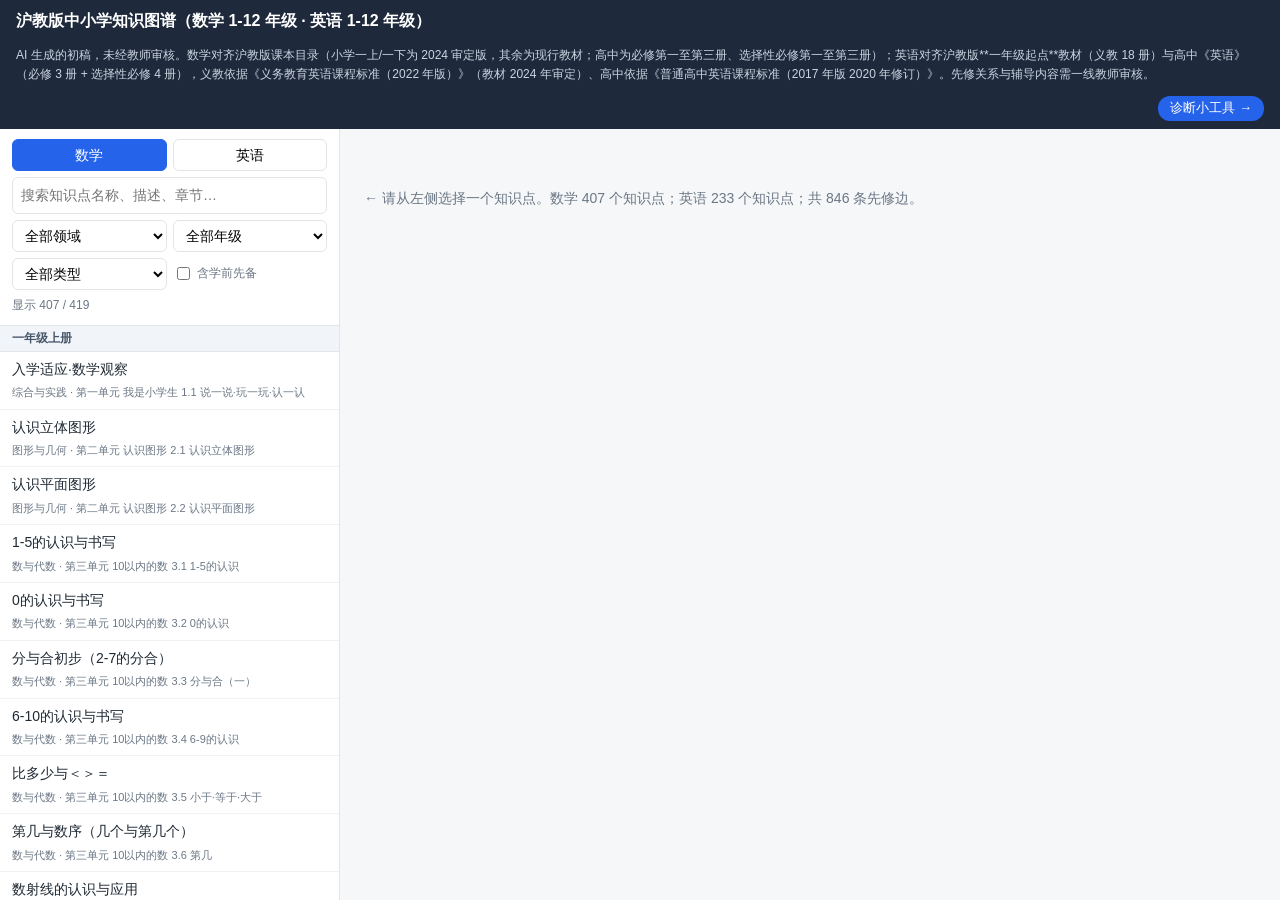
<file: index.html>
<!DOCTYPE html>
<html lang="zh-CN">
<head>
<meta charset="utf-8">
<meta name="viewport" content="width=device-width, initial-scale=1">
<title>沪教版中小学知识图谱（数学 1-12 年级 · 英语 1-12 年级）· 辅导版</title>
<style>
  :root { --bg:#f6f7f9; --panel:#fff; --line:#e1e4e8; --text:#1f2933; --muted:#6b7785; --accent:#2563eb;
          --hard:#c2410c; --soft:#6b7785; --ext:#7c3aed; }
  * { box-sizing:border-box; }
  html,body { height:100%; margin:0; }
  body { font:14px/1.6 -apple-system,BlinkMacSystemFont,"PingFang SC","Microsoft YaHei",sans-serif; color:var(--text); background:var(--bg); display:flex; flex-direction:column; }
  header { padding:8px 16px; background:#1e293b; color:#fff; display:flex; align-items:baseline; gap:12px; flex-wrap:wrap; }
  header h1 { font-size:16px; margin:0; font-weight:600; }
  header .note { font-size:12px; color:#cbd5e1; }
  header .tool-link { margin-left:auto; font-size:13px; color:#fff; background:#2563eb; padding:2px 12px; border-radius:12px; text-decoration:none; }
  header .tool-link:hover { background:#1d4ed8; }
  #app { flex:1; display:flex; min-height:0; }
  #side { width:340px; min-width:260px; background:var(--panel); border-right:1px solid var(--line); display:flex; flex-direction:column; }
  #filters { padding:10px 12px; border-bottom:1px solid var(--line); display:grid; gap:6px; }
  #filters input, #filters select { width:100%; padding:6px 8px; border:1px solid var(--line); border-radius:6px; font:inherit; background:#fff; }
  #filters .row { display:grid; grid-template-columns:1fr 1fr; gap:6px; }
  #subjTabs { display:flex; gap:6px; }
  #subjTabs button { flex:1; border:1px solid var(--line); background:#fff; border-radius:6px; padding:4px 0; font:inherit; cursor:pointer; }
  #subjTabs button.on { background:var(--accent); border-color:var(--accent); color:#fff; }
  #filters label.chk { font-size:12px; color:var(--muted); display:flex; align-items:center; gap:4px; white-space:nowrap; }
  #filters label.chk input { width:auto; }
  #count { font-size:12px; color:var(--muted); }
  #list { overflow:auto; flex:1; margin:0; padding:0; list-style:none; }
  #list .grp { position:sticky; top:0; background:#f1f5f9; padding:3px 12px; font-size:12px; font-weight:600; color:#475569; border-bottom:1px solid var(--line); }
  #list li.item { padding:6px 12px; border-bottom:1px solid #f0f2f4; cursor:pointer; }
  #list li.item:hover { background:#f8fafc; }
  #list li.item.sel { background:#e8f0fe; border-left:3px solid var(--accent); padding-left:9px; }
  #list .nm { display:block; }
  #list .meta { font-size:11px; color:var(--muted); }
  #main { flex:1; overflow:auto; padding:18px 24px 48px; }
  .card { background:var(--panel); border:1px solid var(--line); border-radius:8px; padding:14px 18px; margin-bottom:14px; max-width:900px; }
  .card h2 { font-size:15px; margin:0 0 8px; }
  h1.title { font-size:20px; margin:0 0 6px; }
  .tags { display:flex; flex-wrap:wrap; gap:6px; margin:6px 0; }
  .tag { font-size:12px; padding:1px 8px; border-radius:10px; background:#eef2f7; color:#334155; }
  .tag.ext { background:#ede9fe; color:var(--ext); }
  .card .tool-link { margin-left:0; display:inline-block; margin-top:6px; }
  .badge { font-size:11px; padding:0 6px; border-radius:8px; margin-right:6px; color:#fff; vertical-align:1px; }
  .badge.hard { background:var(--hard); } .badge.soft { background:var(--soft); }
  ul.plain { margin:4px 0; padding-left:20px; }
  .q { background:#f8fafc; border:1px dashed var(--line); border-radius:6px; padding:8px 12px; }
  details.ans > summary { cursor:pointer; color:var(--accent); }
  .tree, .tree ul { list-style:none; margin:0; padding-left:20px; }
  .tree { padding-left:0; }
  .tree li { position:relative; padding:2px 0 2px 0; }
  .tree ul { border-left:1px solid var(--line); margin-left:6px; }
  .tree .why { color:var(--muted); font-size:12px; margin-left:4px; }
  a.node { color:var(--accent); cursor:pointer; text-decoration:none; }
  a.node:hover { text-decoration:underline; }
  .seen { color:var(--muted); font-size:12px; }
  .toolbar { display:flex; gap:8px; margin-bottom:8px; align-items:center; flex-wrap:wrap; }
  .toolbar button { border:1px solid var(--line); background:#fff; border-radius:6px; padding:3px 10px; cursor:pointer; font:inherit; }
  .toolbar button.on { background:var(--accent); border-color:var(--accent); color:#fff; }
  .layer { margin:6px 0; } .layer h3 { font-size:12px; margin:0; color:var(--muted); font-weight:600; }
  .layer .chips { display:flex; flex-wrap:wrap; gap:6px; margin-top:3px; }
  .chip { border:1px solid var(--line); border-radius:6px; padding:1px 8px; background:#fff; cursor:pointer; font-size:13px; }
  .chip:hover { border-color:var(--accent); }
  .chip.ext { border-color:#c4b5fd; }
  #err { background:#fef2f2; color:#991b1b; border:1px solid #fecaca; border-radius:8px; padding:14px 18px; max-width:760px; }
  #err code { background:#fee2e2; padding:1px 4px; border-radius:4px; }
  .empty { color:var(--muted); padding:40px 0; }
  .muted { color:var(--muted); }
  @media (max-width:760px){ #app{flex-direction:column;} #side{width:100%;height:42%;} }
</style>
</head>
<body>
<header>
  <h1>沪教版中小学知识图谱（数学 1-12 年级 · 英语 1-12 年级）</h1>
  <span class="note">AI 生成的初稿，未经教师审核。数学对齐沪教版课本目录（小学一上/一下为 2024 审定版，其余为现行教材；高中为必修第一至第三册、选择性必修第一至第三册）；英语对齐沪教版**一年级起点**教材（义教 18 册）与高中《英语》（必修 3 册 + 选择性必修 4 册），义教依据《义务教育英语课程标准（2022 年版）》（教材 2024 年审定）、高中依据《普通高中英语课程标准（2017 年版 2020 年修订）》。先修关系与辅导内容需一线教师审核。</span>
  <a class="tool-link" href="diagnose/">诊断小工具 →</a>
</header>
<div id="app">
  <aside id="side">
    <div id="filters">
      <div id="subjTabs">
        <button type="button" data-subj="math" class="on">数学</button>
        <button type="button" data-subj="english">英语</button>
      </div>
      <input id="q" type="search" placeholder="搜索知识点名称、描述、章节…" autocomplete="off">
      <div class="row">
        <select id="fDomain"><option value="">全部领域</option></select>
        <select id="fGrade">
          <option value="">全部年级</option>
          <option value="1上">一年级上</option><option value="1下">一年级下</option>
          <option value="2上">二年级上</option><option value="2下">二年级下</option>
          <option value="3上">三年级上</option><option value="3下">三年级下</option>
          <option value="4上">四年级上</option><option value="4下">四年级下</option>
          <option value="5上">五年级上</option><option value="5下">五年级下</option>
          <option value="6上">六年级上</option><option value="6下">六年级下</option>
          <option value="7上">七年级上</option><option value="7下">七年级下</option>
          <option value="8上">八年级上</option><option value="8下">八年级下</option>
          <option value="9上">九年级上</option><option value="9下">九年级下</option>
        </select>
      </div>
      <div class="row">
        <select id="fType"><option value="">全部类型</option></select>
        <label class="chk"><input type="checkbox" id="fExt"> 含学前先备</label>
      </div>
      <div id="count"></div>
    </div>
    <ul id="list"></ul>
  </aside>
  <main id="main"><div class="empty">加载中…</div></main>
</div>

<script>
"use strict";
const TYPE_ZH = {conceptual:"概念理解", procedural:"程序性技能", reasoning:"推理证明", application:"应用", modeling:"建模"};
const GRADE_ZH = {1:"一", 2:"二", 3:"三", 4:"四", 5:"五", 6:"六", 7:"七", 8:"八", 9:"九"};
const HIGH_ZH = {10:"高一", 11:"高二", 12:"高三"};
function gradeName(g) { return HIGH_ZH[g] || (GRADE_ZH[g] + "年级"); }
const $ = s => document.querySelector(s);
const el = (tag, attrs, ...kids) => {
  const e = document.createElement(tag);
  for (const [k, v] of Object.entries(attrs || {})) {
    if (k === "class") e.className = v; else if (k === "text") e.textContent = v;
    else if (k.startsWith("on")) e.addEventListener(k.slice(2), v); else e.setAttribute(k, v);
  }
  for (const c of kids.flat()) if (c != null) e.append(c.nodeType ? c : document.createTextNode(c));
  return e;
};

let topics = [], deps = [], byId = new Map(), pre = new Map(), post = new Map(), selected = null;
let subject = "math";
const subjectOf = t => t.subject || "math";
const topicsOfSubject = s => topics.filter(t => subjectOf(t) === s);

function gradeKey(t) { return t.external ? "学前" : gradeName(t.grade) + t.semester; }

async function load() {
  try {
    const [a, b] = await Promise.all([fetch("data/topics.json"), fetch("data/dependencies.json")]);
    if (!a.ok || !b.ok) throw new Error("HTTP " + a.status + "/" + b.status);
    topics = await a.json(); deps = await b.json();
  } catch (e) {
    $("#main").replaceChildren(el("div", {id:"err"},
      el("b", {text:"无法加载数据文件。"}), el("br"),
      "浏览器出于安全限制不允许用 ", el("code", {text:"file://"}), " 直接读取本地 JSON。请在本目录运行：", el("br"),
      el("code", {text:"python3 -m http.server 8000"}), " 然后访问 ", el("code", {text:"http://localhost:8000/"}),
      el("br"), el("span", {class:"muted", text:"（" + e.message + "）"})));
    $("#count").textContent = "";
    return;
  }
  for (const t of topics) { byId.set(t.id, t); pre.set(t.id, []); post.set(t.id, []); }
  for (const d of deps) {
    pre.get(d.topicId).push({id:d.prerequisiteId, strength:d.strength, reason:d.reason});
    post.get(d.prerequisiteId).push({id:d.topicId, strength:d.strength, reason:d.reason});
  }
  for (const m of [pre, post]) for (const arr of m.values())
    arr.sort((x, y) => (x.strength === y.strength ? 0 : x.strength === "hard" ? -1 : 1) || x.id.localeCompare(y.id));

  rebuildSelects();
  for (const [k, v] of Object.entries(TYPE_ZH)) {
    if (topics.some(t => t.type === k)) $("#fType").append(el("option", {value:k, text:v}));
  }
  for (const btn of document.querySelectorAll("#subjTabs button")) {
    btn.addEventListener("click", () => switchSubject(btn.dataset.subj, true));
  }
  for (const id of ["q", "fDomain", "fGrade", "fType", "fExt"]) $("#" + id).addEventListener("input", renderList);
  window.addEventListener("hashchange", () => {
    const id = location.hash.slice(1);
    if (byId.has(id) && subjectOf(byId.get(id)) !== subject) switchSubject(subjectOf(byId.get(id)), false);
    select(id, false);
  });
  const startId = location.hash.slice(1);
  if (byId.has(startId) && subjectOf(byId.get(startId)) !== subject) switchSubject(subjectOf(byId.get(startId)), false);
  renderList();
  if (byId.has(startId)) select(startId, true);
  else $("#main").replaceChildren(el("div", {class:"empty", text:"← 请从左侧选择一个知识点。数学 " +
    topicsOfSubject("math").filter(t => !t.external).length + " 个知识点；英语 " +
    topicsOfSubject("english").filter(t => !t.external).length + " 个知识点；共 " + deps.length + " 条先修边。"}));
}

function switchSubject(s, resetHash) {
  if (subject === s) return;
  subject = s;
  for (const b of document.querySelectorAll("#subjTabs button")) b.classList.toggle("on", b.dataset.subj === s);
  if (resetHash) { $("#q").value = ""; selected = null; }
  rebuildSelects(); renderList();
  if (resetHash) {
    $("#main").replaceChildren(el("div", {class:"empty", text:"← 请从左侧选择一个知识点。当前「" +
      (s === "english" ? "英语" : "数学") + "」共 " + topicsOfSubject(s).filter(t => !t.external).length +
      " 个正式知识点。"}));
    if (location.hash) history.replaceState(null, "", location.pathname + location.search);
  }
}

function rebuildSelects() {
  const doms = [...new Set(topicsOfSubject(subject).map(t => t.domain))];
  $("#fDomain").replaceChildren(el("option", {value:"", text:"全部领域"}),
    ...doms.map(d => el("option", {value:d, text:d})));
  const pairs = [...new Set(topicsOfSubject(subject).filter(t => !t.external).map(t => t.grade + t.semester))]
    .sort((a, b) => parseInt(a) - parseInt(b) || (a.slice(-1) === "上" ? -1 : 1));
  $("#fGrade").replaceChildren(el("option", {value:"", text:"全部年级"}),
    ...pairs.map(k => el("option", {value:k, text:gradeName(parseInt(k)) + k.slice(-1)})));
  $("#fExt").parentElement.style.display = subject === "english" ? "none" : "";
  $("#fExt").checked = false;
  $("#fDomain").value = ""; $("#fGrade").value = ""; $("#fType").value = "";
}

function filtered() {
  const q = $("#q").value.trim().toLowerCase(), d = $("#fDomain").value, g = $("#fGrade").value,
        ty = $("#fType").value, ext = $("#fExt").checked;
  return topics.filter(t => {
    if (subjectOf(t) !== subject) return false;
    if (t.external && !ext) return false;
    if (d && t.domain !== d) return false;
    if (ty && t.type !== ty) return false;
    if (g) { if (t.external) return false; if (g.length === 1 ? String(t.grade) !== g : (t.grade + t.semester) !== g) return false; }
    if (q && !((t.name + t.description + (t.chapter || "") + t.id).toLowerCase().includes(q))) return false;
    return true;
  });
}

function renderList() {
  const items = filtered(), ul = $("#list");
  ul.replaceChildren();
  let last = null;
  for (const t of items) {
    const key = gradeKey(t);
    if (key !== last) {
      last = key;
      ul.append(el("li", {class:"grp", text: t.external ? "学前先备（外部节点）" : gradeName(t.grade) + t.semester + "册"}));
    }
    const li = el("li", {class:"item" + (t.id === selected ? " sel" : ""), "data-id":t.id, onclick:() => select(t.id, true)},
      el("span", {class:"nm", text:t.name}),
      el("span", {class:"meta", text: t.external ? t.domain : t.domain + " · " + (t.chapter || "").replace(/^\S+\s+/, "")}));
    ul.append(li);
  }
  $("#count").textContent = "显示 " + items.length + " / " + topicsOfSubject(subject).length;
}

function select(id, push) {
  if (!byId.has(id)) return;
  selected = id;
  if (push && location.hash.slice(1) !== id) history.replaceState(null, "", "#" + id);
  for (const li of document.querySelectorAll("#list li.item")) li.classList.toggle("sel", li.dataset.id === id);
  const cur = document.querySelector("#list li.sel"); if (cur) cur.scrollIntoView({block:"nearest"});
  renderDetail(byId.get(id));
  $("#main").scrollTop = 0;
}

const link = id => el("a", {class:"node", onclick:() => select(id, true), text:byId.get(id).name});
const badge = s => el("span", {class:"badge " + s, text: s === "hard" ? "硬先修" : "软先修"});

function renderDetail(t) {
  const m = $("#main");
  const head = el("div", {class:"card"},
    el("h1", {class:"title", text:t.name}),
    el("div", {class:"tags"},
      el("span", {class:"tag" + (t.external ? " ext" : ""), text:t.id}),
      el("span", {class:"tag", text:t.domain}),
      t.external ? el("span", {class:"tag ext", text:"学前先备（外部节点）"})
                 : [el("span", {class:"tag", text:gradeName(t.grade) + t.semester}),
                    el("span", {class:"tag", text:TYPE_ZH[t.type] || t.type}),
                    el("span", {class:"tag", text:t.chapter})]),
    el("p", {text:t.description}));
  const parts = [head];
  if (!t.external) {
    parts.push(el("div", {class:"card"}, el("h2", {text:"掌握标准"}),
      el("ul", {class:"plain"}, t.mastery_criteria.map(c => el("li", {text:c})))));
    parts.push(el("div", {class:"card"}, el("h2", {text:"诊断题"}),
      el("div", {class:"q"}, el("div", {text:t.diagnostic_question.question}),
        el("details", {class:"ans"}, el("summary", {text:"查看答案"}), el("div", {text:t.diagnostic_question.answer})))));
    if (t.tutoring) {
      const tut = t.tutoring;
      parts.push(el("div", {class:"card"}, el("h2", {text:"辅导要点（课本同步精讲）"}),
        el("ul", {class:"plain"}, tut.key_points.map(c => el("li", {text:c}))),
        el("h2", {text:"例题精讲"}),
        el("div", {class:"q"}, el("div", {text:"题目：" + tut.worked_example.problem}),
          el("div", {text:"解法：" + tut.worked_example.steps.join(" → ")}),
          el("details", {class:"ans"}, el("summary", {text:"查看答案"}), el("div", {text:tut.worked_example.answer}))),
        el("h2", {text:"常见错误"}),
        el("ul", {class:"plain"}, tut.common_mistakes.map(c => el("li", {text:c}))),
        el("p", {class:"muted", text:"辅导建议：" + tut.coaching_tip})
      ));
    }
    // 按章同步练习入口
    parts.push(el("div", {class:"card"}, el("h2", {text:"同步练习与诊断"}),
      el("p", {text:"想检测是否掌握“" + t.name + "”？试试诊断小工具："}),
      el("a", {class:"tool-link", href:"diagnose/?target=" + t.id, text:"去做 4 题小测 →"}),
      el("span", {class:"muted", text:"  配套题库每知识点 4 题起（Unit 越多题越多），诊断后可回溯先修并查看辅导要点。"})
    ));
  }
  parts.push(prereqCard(t), postCard(t));
  m.replaceChildren(...parts);
}

let viewMode = "tree";
function prereqCard(t) {
  const card = el("div", {class:"card"}), body = el("div");
  const direct = pre.get(t.id);
  const all = ancestors(t.id);
  card.append(el("h2", {text:"先修链（向上递归）"}));
  if (!direct.length) {
    card.append(el("div", {class:"muted", text: t.external ? "外部节点，没有进一步先修。" : "没有先修（根节点）。"}));
    return card;
  }
  const bar = el("div", {class:"toolbar"},
    el("button", {class:viewMode === "tree" ? "on" : "", text:"树状", onclick:() => { viewMode = "tree"; renderDetail(t); }}),
    el("button", {class:viewMode === "layer" ? "on" : "", text:"分层列表", onclick:() => { viewMode = "layer"; renderDetail(t); }}),
    el("span", {class:"muted", text:"直接先修 " + direct.length + " 个，累计上游 " + all.size + " 个知识点。树状图中同一知识点只在首次出现处展开。"}));
  card.append(bar, body);
  if (viewMode === "tree") body.append(tree(t.id));
  else body.append(layers(t.id));
  return card;
}

function ancestors(id) {
  const seen = new Set(), st = [id];
  while (st.length) for (const p of pre.get(st.pop())) if (!seen.has(p.id)) { seen.add(p.id); st.push(p.id); }
  return seen;
}

function tree(rootId) {
  const expanded = new Set([rootId]);
  const build = id => {
    const ul = el("ul", {class:"tree"});
    for (const p of pre.get(id)) {
      const n = byId.get(p.id), li = el("li");
      li.append(badge(p.strength), link(p.id),
        el("span", {class:"seen", text:" " + (n.external ? "学前" : gradeKey(n))}),
        el("span", {class:"why", text:"— " + p.reason}));
      if (pre.get(p.id).length) {
        if (expanded.has(p.id)) li.append(el("span", {class:"seen", text:"  （↑ 已在上方展开）"}));
        else { expanded.add(p.id); li.append(build(p.id)); }
      }
      ul.append(li);
    }
    return ul;
  };
  return build(rootId);
}

function layers(rootId) {
  const level = new Map();
  const walk = (id, d) => { for (const p of pre.get(id)) { if ((level.get(p.id) || 0) < d) { level.set(p.id, d); walk(p.id, d + 1); } } };
  walk(rootId, 1);
  const direct = new Map(pre.get(rootId).map(p => [p.id, p.strength]));
  const max = Math.max(...level.values()), box = el("div");
  for (let d = 1; d <= max; d++) {
    const ids = [...level].filter(([, v]) => v === d).map(([k]) => k)
      .sort((a, b) => (byId.get(a).external - byId.get(b).external) || a.localeCompare(b));
    box.append(el("div", {class:"layer"},
      el("h3", {text: d === 1 ? "第 1 层：直接先修" : "第 " + d + " 层：先修的先修"}),
      el("div", {class:"chips"}, ids.map(id => {
        const c = el("span", {class:"chip" + (byId.get(id).external ? " ext" : ""), onclick:() => select(id, true)},
          direct.has(id) ? badge(direct.get(id)) : null, byId.get(id).name,
          el("span", {class:"seen", text:" " + (byId.get(id).external ? "学前" : gradeKey(byId.get(id)))}));
        return c;
      }))));
  }
  box.append(el("div", {class:"muted", text:"层数 = 到当前知识点的最长先修路径长度；越靠后越基础。"}));
  return box;
}

function postCard(t) {
  const card = el("div", {class:"card"}), list = post.get(t.id);
  const down = new Set(), st = [t.id];
  while (st.length) for (const p of post.get(st.pop())) if (!down.has(p.id)) { down.add(p.id); st.push(p.id); }
  card.append(el("h2", {text:"它是哪些后续知识点的先修（共直接 " + list.length + " 个，累计下游 " + down.size + " 个）"}));
  if (!list.length) { card.append(el("div", {class:"muted", text:"没有后续知识点依赖它（末端节点）。"})); return card; }
  card.append(el("ul", {class:"plain"}, list.map(p => el("li", {},
    badge(p.strength), link(p.id), el("span", {class:"seen", text:" " + gradeKey(byId.get(p.id))}),
    el("span", {class:"why muted", text:" — " + p.reason})))));
  return card;
}

load();
</script>
</body>
</html>
</file>
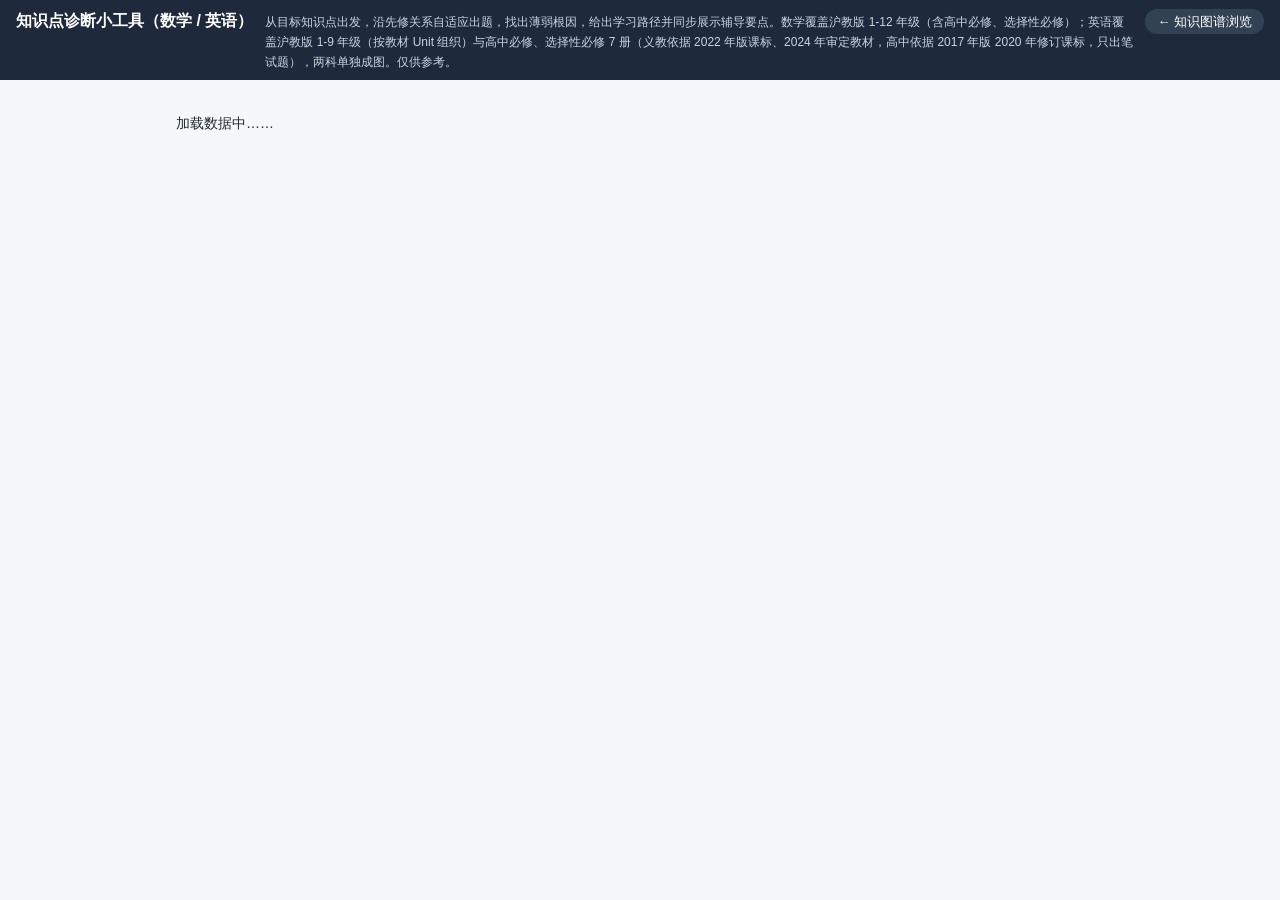
<file: diagnose/index.html>
<!DOCTYPE html>
<html lang="zh-CN">
<head>
<meta charset="utf-8">
<meta name="viewport" content="width=device-width, initial-scale=1">
<title>知识点诊断小工具 · 沪教版中小学知识图谱（数学 / 英语）</title>
<link rel="icon" href="data:,">
<link rel="stylesheet" href="style.css">
</head>
<body>
<header class="topbar no-print">
  <h1>知识点诊断小工具（数学 / 英语）</h1>
  <span class="note">从目标知识点出发，沿先修关系自适应出题，找出薄弱根因，给出学习路径并同步展示辅导要点。数学覆盖沪教版 1-12 年级（含高中必修、选择性必修）；英语覆盖沪教版 1-9 年级（按教材 Unit 组织）与高中必修、选择性必修 7 册（义教依据 2022 年版课标、2024 年审定教材，高中依据 2017 年版 2020 年修订课标，只出笔试题），两科单独成图。仅供参考。</span>
  <a class="back" href="../index.html">← 知识图谱浏览</a>
</header>
<main id="root"><p class="loading">加载数据中……</p></main>
<script src="engine.js"></script>
<script src="app.js"></script>
</body>
</html>
</file>
<file: diagnose/style.css>
:root {
  --bg: #f6f7f9; --panel: #fff; --line: #e1e4e8; --text: #1f2933; --muted: #6b7785; --accent: #2563eb;
  --ok: #16a34a; --ok-bg: #dcfce7; --bad: #dc2626; --bad-bg: #fee2e2; --unk: #64748b; --unk-bg: #f1f5f9;
  --warn-bg: #fef9c3; --warn: #a16207;
}
* { box-sizing: border-box; }
html, body { margin: 0; }
body { font: 14px/1.65 -apple-system, BlinkMacSystemFont, "PingFang SC", "Microsoft YaHei", sans-serif; color: var(--text); background: var(--bg); }
.topbar { padding: 8px 16px; background: #1e293b; color: #fff; display: flex; align-items: baseline; gap: 12px; flex-wrap: wrap; }
.topbar h1 { font-size: 16px; margin: 0; font-weight: 600; }
.topbar .note { font-size: 12px; color: #cbd5e1; flex: 1; }
.topbar .back { color: #fff; font-size: 13px; text-decoration: none; background: #334155; padding: 2px 12px; border-radius: 12px; }
main { max-width: 960px; margin: 0 auto; padding: 18px 16px 60px; }
.card { background: var(--panel); border: 1px solid var(--line); border-radius: 8px; padding: 14px 18px; margin-bottom: 14px; }
.card h2 { font-size: 16px; margin: 0 0 8px; }
.card h3 { font-size: 14px; margin: 10px 0 4px; }
.muted { color: var(--muted); }
.small { font-size: 12px; }
.err { color: var(--bad); }
button, .btn { font: inherit; padding: 5px 14px; border: 1px solid var(--line); border-radius: 6px; background: #fff; cursor: pointer; color: var(--text); }
button:hover { background: #f1f5f9; }
button.primary { background: var(--accent); border-color: var(--accent); color: #fff; }
button.primary:hover { background: #1d4ed8; }
button.good { background: var(--ok); border-color: var(--ok); color: #fff; }
button.bad { background: var(--bad); border-color: var(--bad); color: #fff; }
button.good:hover { background: #15803d; } button.bad:hover { background: #b91c1c; }
button:disabled { opacity: .5; cursor: not-allowed; }
input[type=text], input[type=search], input[type=number], select { font: inherit; padding: 6px 8px; border: 1px solid var(--line); border-radius: 6px; background: #fff; }
.row { display: flex; gap: 8px; flex-wrap: wrap; align-items: center; }
.grow { flex: 1; min-width: 160px; }

/* 开始页 */
.banner { background: #eff6ff; border: 1px solid #bfdbfe; border-radius: 8px; padding: 10px 14px; margin-bottom: 14px; }
.banner.demo { background: var(--warn-bg); border-color: #fde68a; }
.vol { border: 1px solid var(--line); border-radius: 6px; margin: 6px 0; background: #fff; }
.vol > summary { padding: 6px 12px; font-weight: 600; cursor: pointer; background: #f1f5f9; border-radius: 6px; }
.chap { margin: 0 8px 8px; }
.chap-head { display: flex; align-items: center; gap: 8px; padding: 6px 4px 2px; font-weight: 600; border-bottom: 1px solid var(--line); }
.chap-head .t { flex: 1; }
.topic-row { display: flex; align-items: center; gap: 8px; padding: 4px 4px; border-bottom: 1px solid #f0f2f4; }
.topic-row .nm { flex: 1; }
.topic-row .sec { color: var(--muted); font-size: 12px; }
.topic-row button, .chap-head button { padding: 1px 10px; font-size: 12px; }

/* 出题页 */
.progress { height: 8px; background: #e2e8f0; border-radius: 4px; overflow: hidden; margin: 6px 0 2px; }
.progress > i { display: block; height: 100%; background: var(--accent); }
.q-title { font-size: 18px; margin: 4px 0; }
.q-text { font-size: 16px; padding: 10px 14px; background: #f8fafc; border-left: 4px solid var(--accent); margin: 10px 0; white-space: pre-wrap; }
.reason { font-size: 12px; color: var(--muted); }
.ans-input { width: 100%; font-size: 16px; padding: 8px 10px; }
.notice { font-size: 12px; color: var(--warn); background: var(--warn-bg); padding: 6px 10px; border-radius: 6px; margin-top: 12px; }
.verdict { padding: 8px 12px; border-radius: 6px; margin: 10px 0; font-weight: 600; }
.verdict.ok { background: var(--ok-bg); color: #166534; }
.verdict.no { background: var(--bad-bg); color: #991b1b; }
.refans { background: #f0fdf4; border: 1px dashed var(--ok); padding: 8px 12px; border-radius: 6px; margin: 10px 0; white-space: pre-wrap; }

/* 标签 */
.tag { display: inline-block; font-size: 11px; padding: 0 8px; border-radius: 10px; margin-right: 4px; background: #eef2f7; color: #334155; vertical-align: 1px; }
.tag.weak { background: var(--bad-bg); color: #991b1b; }
.tag.mastered { background: var(--ok-bg); color: #166534; }
.tag.unknown { background: var(--unk-bg); color: var(--unk); }
.tag.root { background: var(--bad); color: #fff; }
.tag.target { background: var(--accent); color: #fff; }
.tag.ext { background: #ede9fe; color: #6d28d9; }

/* 结果页 */
.stats { display: flex; gap: 12px; flex-wrap: wrap; margin: 8px 0; }
.stat { flex: 1; min-width: 110px; padding: 8px 12px; border-radius: 8px; text-align: center; }
.stat b { display: block; font-size: 24px; }
.stat.ok { background: var(--ok-bg); } .stat.bad { background: var(--bad-bg); } .stat.unk { background: var(--unk-bg); } .stat.ask { background: #dbeafe; }
details.topic { border-bottom: 1px solid #f0f2f4; padding: 3px 0; }
details.topic > summary { cursor: pointer; padding: 2px 0; }
details.topic > .body { padding: 6px 0 8px 18px; font-size: 13px; }
.body ul { margin: 2px 0; padding-left: 20px; }
.std { margin: 4px 0; padding: 4px 8px; background: #f8fafc; border-left: 3px solid #94a3b8; }
.std code { font-size: 12px; color: #334155; }
.std .conf { font-size: 11px; color: var(--muted); margin-left: 4px; }
ol.path { padding-left: 0; list-style: none; counter-reset: step; margin: 0; }
ol.path > li { counter-increment: step; position: relative; padding-left: 34px; }
ol.path > li::before { content: counter(step); position: absolute; left: 0; top: 3px; width: 24px; height: 24px; border-radius: 12px; background: #1e293b; color: #fff; text-align: center; line-height: 24px; font-size: 12px; }
table.log { border-collapse: collapse; width: 100%; font-size: 13px; }
table.log th, table.log td { border-bottom: 1px solid var(--line); padding: 4px 8px; text-align: left; vertical-align: top; }
.svgwrap { overflow: auto; border: 1px solid var(--line); border-radius: 6px; background: #fff; }
svg.graph text { font: 13px -apple-system, "PingFang SC", "Microsoft YaHei", sans-serif; fill: #1f2933; pointer-events: none; }
svg.graph .n rect.body { stroke-width: 1.5; }
svg.graph .n.mastered rect.body { fill: var(--ok-bg); stroke: var(--ok); }
svg.graph .n.weak rect.body { fill: var(--bad-bg); stroke: var(--bad); }
svg.graph .n.unknown rect.body { fill: var(--unk-bg); stroke: #94a3b8; stroke-dasharray: 4 3; }
svg.graph .n.target rect.body { stroke: var(--accent); stroke-width: 3.5; }
svg.graph .n text.mark { font-size: 12px; font-weight: 600; fill: #fff; }
svg.graph .e { fill: none; stroke: #64748b; stroke-width: 1.4; }
svg.graph .e.soft { stroke: #b6c0cc; }
svg.graph .e.indirect { stroke-dasharray: 5 4; }
.legend { display: flex; gap: 14px; flex-wrap: wrap; font-size: 12px; margin: 6px 0; align-items: center; }
.legend i { display: inline-block; width: 14px; height: 14px; border-radius: 3px; border: 1.5px solid; vertical-align: -2px; margin-right: 4px; }
.legend i.m { background: var(--ok-bg); border-color: var(--ok); } .legend i.w { background: var(--bad-bg); border-color: var(--bad); }
.legend i.u { background: var(--unk-bg); border-color: #94a3b8; border-style: dashed; } .legend i.t { background: #fff; border: 3px solid var(--accent); }

@media print {
  body { background: #fff; font-size: 12px; }
  .no-print { display: none !important; }
  main { max-width: none; padding: 0; }
  .card { border: 1px solid #bbb; break-inside: avoid-page; box-shadow: none; }
  details.topic { break-inside: avoid; }
  .svgwrap { overflow: visible; border: none; }
  svg.graph { max-width: 100%; height: auto; }
  a { color: inherit; text-decoration: none; }
  select { border: none; appearance: none; -webkit-appearance: none; }
}

/* 第五轮：选择题、解析、不稳 */
.choices { display: flex; flex-direction: column; gap: 8px; margin: 8px 0; }
button.choice { text-align: left; padding: 8px 12px; font-size: 15px; white-space: pre-wrap; }
button.choice.picked { border-color: var(--accent); background: #eff6ff; box-shadow: 0 0 0 2px #bfdbfe; }
textarea.ans-input { font: inherit; font-size: 15px; padding: 8px 10px; border: 1px solid var(--line); border-radius: 6px; }
.explain { background: #eff6ff; border-left: 4px solid var(--accent); padding: 8px 12px; border-radius: 4px; margin: 10px 0; white-space: pre-wrap; }
.tag.shaky { background: #fef3c7; color: #92400e; }
.tag.diff-basic { background: #dcfce7; color: #166534; }
.tag.diff-standard { background: #dbeafe; color: #1e40af; }
.tag.diff-advanced { background: #fae8ff; color: #86198f; }
.stat.shaky { background: #fef3c7; }
svg.graph .n.shaky rect.body { fill: #fef3c7; stroke: #d97706; }
.legend i.s { background: #fef3c7; border-color: #d97706; }

/* 上海味儿幽默 */
.sh-humor { 
  font-style: italic; 
  color: #b45309; 
  background: #fefce8; 
  border: 1px dashed #fde68a; 
  border-radius: 8px; 
  padding: 10px 14px; 
  margin: 10px 0; 
  font-size: 14px;
  line-height: 1.7;
}
.sh-humor::before { content: "📣 "; }
.banner.sh-humor { 
  background: #fdf4ed; 
  border-color: #fdba74; 
  font-size: 15px; 
  font-weight: 500;
}
.banner.sh-humor::before { content: "🎤 "; }
</file>
